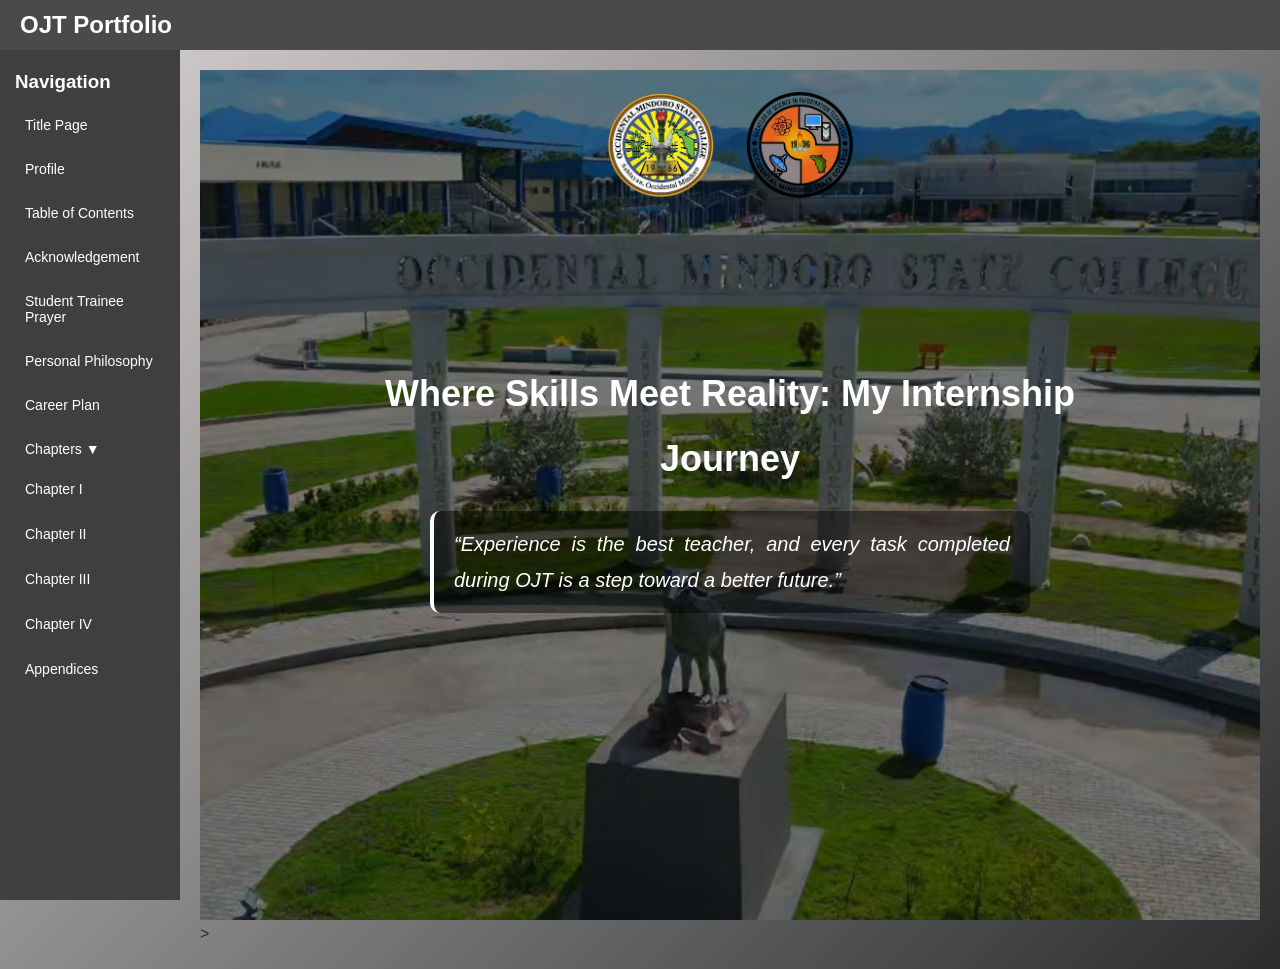
<file: e portfolio/index.html>
<!DOCTYPE html>
<html lang="en">
<head>
<meta charset="UTF-8">
<meta name="viewport" content="width=device-width, initial-scale=1.0">
<title>OJT Portfolio</title>
<link rel="stylesheet" href="style.css">
</head>
<body>

<!-- NAVBAR -->
<nav class="navbar">
    <h2>OJT Portfolio</h2>
</nav>

<!-- SIDEBAR -->
<div class="side-nav">

    <h3>Navigation</h3>

    <button onclick="showSection('title')">Title Page</button>
    <button onclick="showSection('profile')">Profile</button>
    <button onclick="showSection('toc')">Table of Contents</button>
    <button onclick="showSection('acknowledgement')">Acknowledgement</button>
    <button onclick="showSection('prayer')">Student Trainee Prayer</button>
    <button onclick="showSection('philosophy')">Personal Philosophy</button>
    <button onclick="showSection('career')">Career Plan</button>

    <div class="dropdown">
        <button class="dropbtn">Chapters ▼</button>

       <div class="dropdown-content">

        <a href="chapter1.html" class="chapter-btn">Chapter I</a>
        <a href="chapter2.html" class="chapter-btn">Chapter II</a>
        <a href="chapter3.html" class="chapter-btn">Chapter III</a>
        <a href="chapter4.html" class="chapter-btn">Chapter IV</a>
        <a href="Appendices.html" class="chapter-btn">Appendices</a>

        </div>
    </div>

</div>

<!-- MAIN CONTENT -->
<div class="main-content">

<!-- TITLE -->
<section id="title" class="page active">
<div class="header">

<div class="logo-container">
    <img src="omsc.png" class="logo">
    <img src="bsit.png" class="logo">
</div>

<div class="header-content">
    <h1>Where Skills Meet Reality: My Internship Journey</h1>
    <p class="quote">
        “Experience is the best teacher, and every task completed during OJT is a step toward a better future.”
    </p>
</div>

</div>
</section>

<!-- PROFILE -->
<section id="profile" class="page card profile">

<img src="profile.jpg">

<div>
    <h2>Student Profile</h2>
    <p><strong>Name:</strong> Carl John A. Reyes</p>
    <p><strong>School ID:</strong> MA22-IT-02753</p>
    <p><strong>Course:</strong> BSIT</p>
    <p><strong>Internship Month:</strong> January to April 2026</p>
    <p><strong>Year & Section:</strong> 4E BSIT</p>
</div>

</section>

<!-- TOC -->
<section id="toc" class="page card">
<h2 class="toc-title">Table of Contents</h2>

<div class="toc-container">
<div class="toc-box">Title Page</div>
<div class="toc-box">Profile</div>
<div class="toc-box">Table of Contents</div>
<div class="toc-box">Acknowledgement</div>
<div class="toc-box">Student Trainee Prayer</div>
<div class="toc-box">Personal Philosophy</div>
<div class="toc-box">Career Plan</div>

<div class="toc-box highlight"><h3>Chapter I</h3><p>Introduction</p></div>
<div class="toc-box highlight"><h3>Chapter II</h3><p>Company Profile</p></div>
<div class="toc-box highlight"><h3>Chapter III</h3><p>Work Experiences</p></div>
<div class="toc-box highlight"><h3>Chapter IV</h3><p>Assessment</p></div>
<div class="toc-box highlight"><h3>Appendices</h3><p>Documents</p></div>
</div>
</section>

<!-- ACKNOWLEDGEMENT -->
<section id="acknowledgement" class="page card">

<h2>Acknowledgement</h2>

<p>
First and foremost, I would like to thank the Almighty God for giving me strength, guidance, and wisdom throughout my On-the-Job Training (OJT) journey.
</p>

<p>
I would like to express my sincere gratitude to <strong>Dr. Khris Usita</strong> for his guidance, support, and valuable knowledge that contributed to my learning experience.
</p>

<p>
I am also thankful to <strong>Marites Escultor</strong> for her encouragement, patience, and continuous support during my internship.
</p>

<p>
My heartfelt appreciation goes to <strong>Ariel Manuel</strong> for his supervision, assistance, and for helping me develop my technical skills.
</p>

<p>
I would like to thank <strong>Rhenz Rafael</strong> for sharing his knowledge and providing guidance that helped me improve in my tasks.
</p>

<p>
I also extend my gratitude to <strong>Rommel Bacuel</strong> for his support and for being part of my learning journey during my OJT.
</p>

<p>
I would also like to thank Occidental Mindoro State College – San Jose Campus for giving me the opportunity to gain real-world experience in a professional environment.
</p>

<p>
Lastly, I am deeply grateful to my family and friends for their unwavering support, motivation, and encouragement throughout my OJT journey.
</p>

</section>
<!-- PRAYER -->
<section id="prayer" class="page card">

<h2>Student Trainee Prayer</h2>

<p>
Heavenly Father, I humbly come before You as I begin and continue my On-the-Job Training journey.
</p>

<p>
Thank You for the opportunity to learn, grow, and experience the real world beyond the classroom. Guide me in every task that I perform, and help me carry out my responsibilities with honesty, discipline, and dedication.
</p>

<p>
Grant me wisdom to understand the things I need to learn, patience in facing challenges, and strength whenever I feel tired or discouraged. Help me to stay focused, motivated, and committed to improving myself each day.
</p>

<p>
Teach me to respect my supervisors, instructors, and co-workers, and to work harmoniously with others. May I always show humility, kindness, and professionalism in all my actions.
</p>

<p>
Help me overcome my fears and doubts, and give me the courage to step out of my comfort zone. Let every mistake be a lesson, and every success be a reminder of Your guidance.
</p>

<p>
May this training not only improve my skills but also shape my character as a responsible and hardworking individual. Prepare me for the future career that You have planned for me.
</p>

<p>
Thank You for Your continuous blessings, protection, and love. I offer all my efforts and achievements to You.
</p>

<p>
Amen.
</p>

</section>>

<!-- PHILOSOPHY -->
<section id="philosophy" class="page card">

<h2>Personal Philosophy</h2>

<p><strong>Growth through Learning and Purpose</strong></p>

<p>
I believe that success is achieved through continuous learning, discipline, and perseverance. Life is a constant process of growth, and every experience—whether success or failure—serves as an opportunity to learn and improve.
</p>

<p>
I see challenges not as obstacles, but as opportunities to become stronger, wiser, and more capable. Each difficulty faced helps build resilience and prepares me for greater responsibilities in the future.
</p>

<p>
I also believe that success becomes more meaningful when it is shared with others, especially with family and the community. Achievements are not only personal victories but also a way to inspire and contribute to the people around me.
</p>

<p>
As I continue my journey, I strive to live with honesty, humility, patience, and respect. These values guide my actions and decisions, helping me become not only a skilled professional but also a responsible and principled individual.
</p>

</section>
<!-- CAREER -->
<section id="career" class="page card">

<h2>Career Plan</h2>

<p><strong>Immediate Goals</strong></p>
<p>
After graduation, I plan to secure a stable IT-related position where I can apply the knowledge and skills I have gained during my academic years and internship. I aim to gain real-world experience and further develop my technical and professional abilities.
</p>

<p><strong>Skill Development</strong></p>
<p>
I am committed to continuously improving my skills in programming, web development, database management, and troubleshooting. I also plan to explore new technologies and stay updated with industry trends to remain competitive in the field of Information Technology.
</p>

<p><strong>Long-Term Vision</strong></p>
<p>
My long-term goal is to become a professional Web Developer or Application Developer who can create efficient, user-friendly, and innovative systems that contribute to business and community development.
</p>

<p><strong>Commitment</strong></p>
<p>
I am willing to start from entry-level positions, work hard, and continuously learn and grow. I believe that dedication, perseverance, and a positive mindset will help me achieve my career goals and become a successful IT professional in the future.
</p>

</section>
<!-- EMPTY CHAPTERS -->
<section id="chapter2" class="page card"><h2>Chapter II: Company Profile</h2></section>
<section id="chapter3" class="page card"><h2>Chapter III: Work Experiences</h2></section>
<section id="chapter4" class="page card"><h2>Chapter IV: Assessment</h2></section>
<section id="Appendices" class="page card"><h2>Supporting Documents</h2></section>

</div>

<!-- FIXED SCRIPT -->
<script>
function showSection(id){

    let pages = document.querySelectorAll('.page');

    pages.forEach(p=>{
        p.classList.remove('active');
        p.style.display = "none";
    });

    let activePage = document.getElementById(id);

    if(activePage){
        activePage.classList.add('active');
        activePage.style.display = "block";
    }else{
        document.getElementById('title').style.display = "block";
    }

    window.scrollTo(0,0);
}

document.addEventListener("DOMContentLoaded",function(){

    let pages = document.querySelectorAll('.page');

    pages.forEach(p=>p.style.display="none");

    let defaultPage = document.querySelector('.page.active');

    if(defaultPage){
        defaultPage.style.display="block";
    }
});
</script>

</body>
</html>
</file>
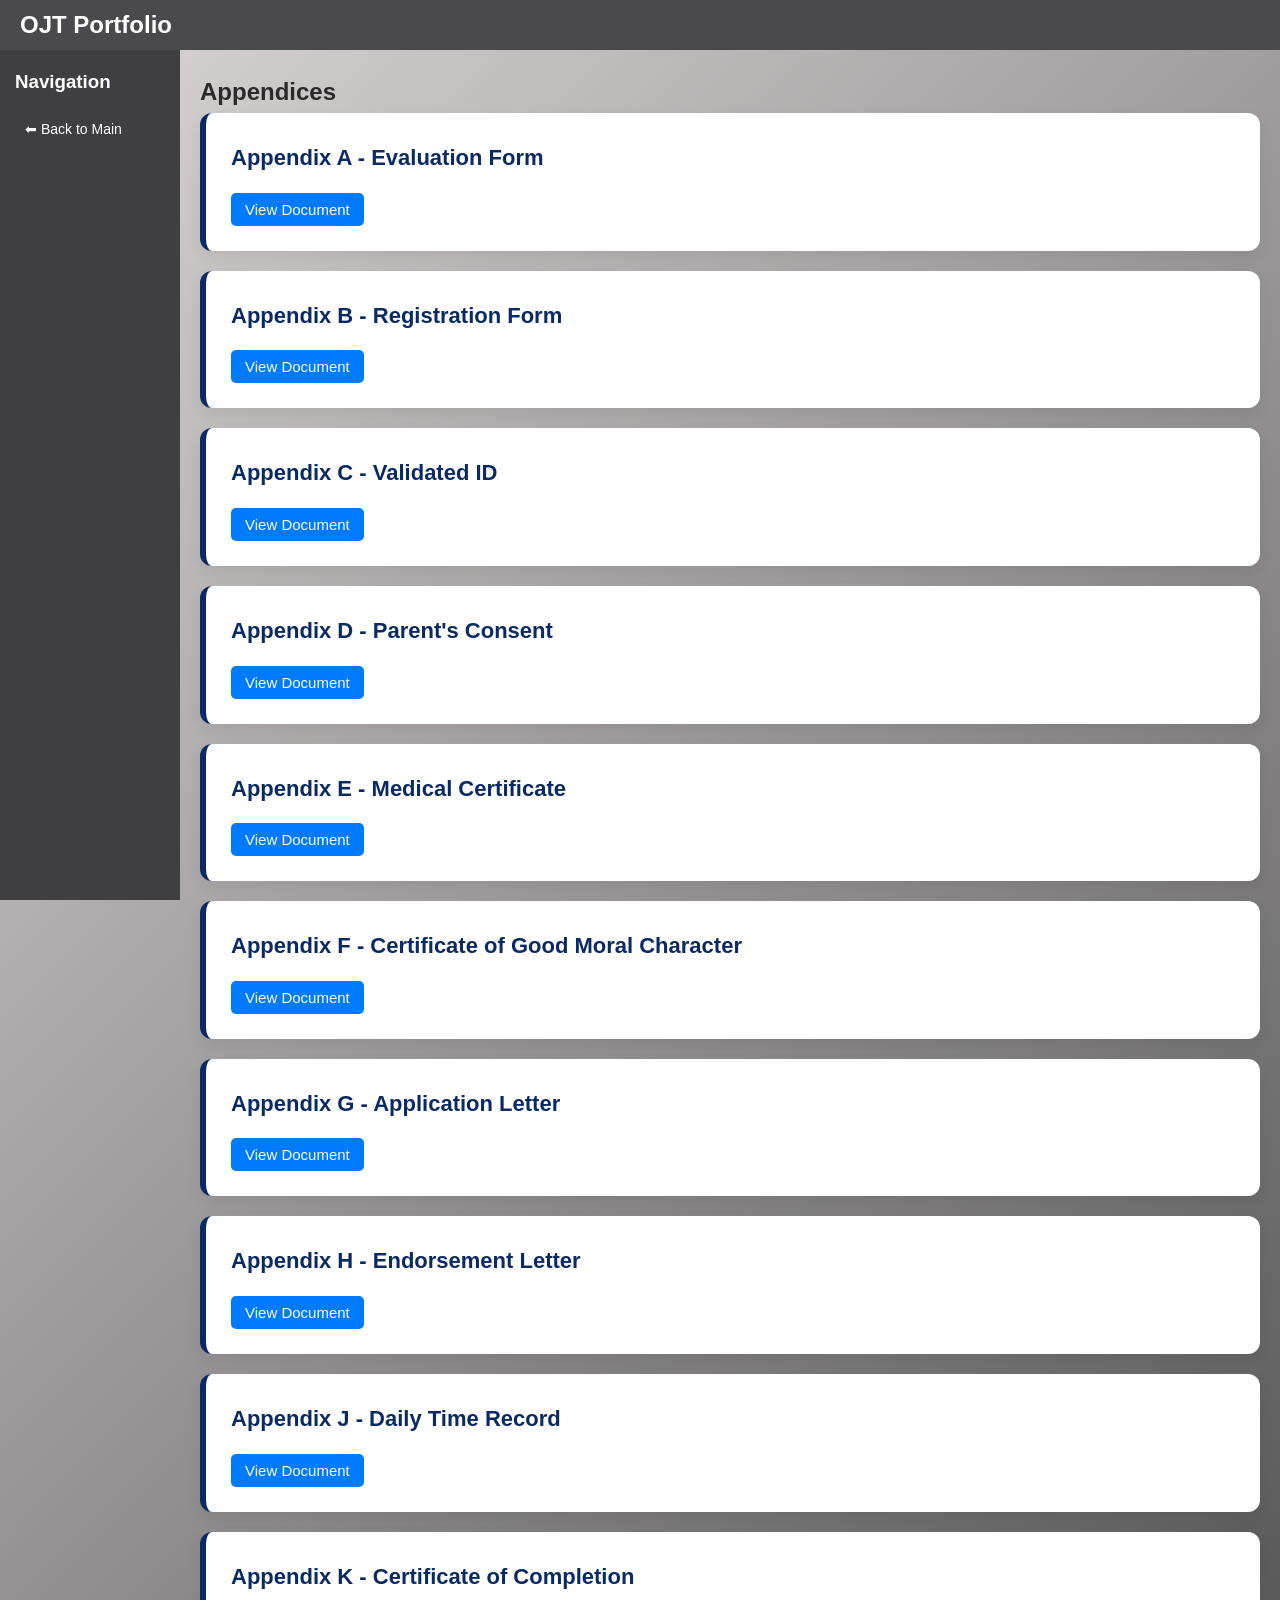
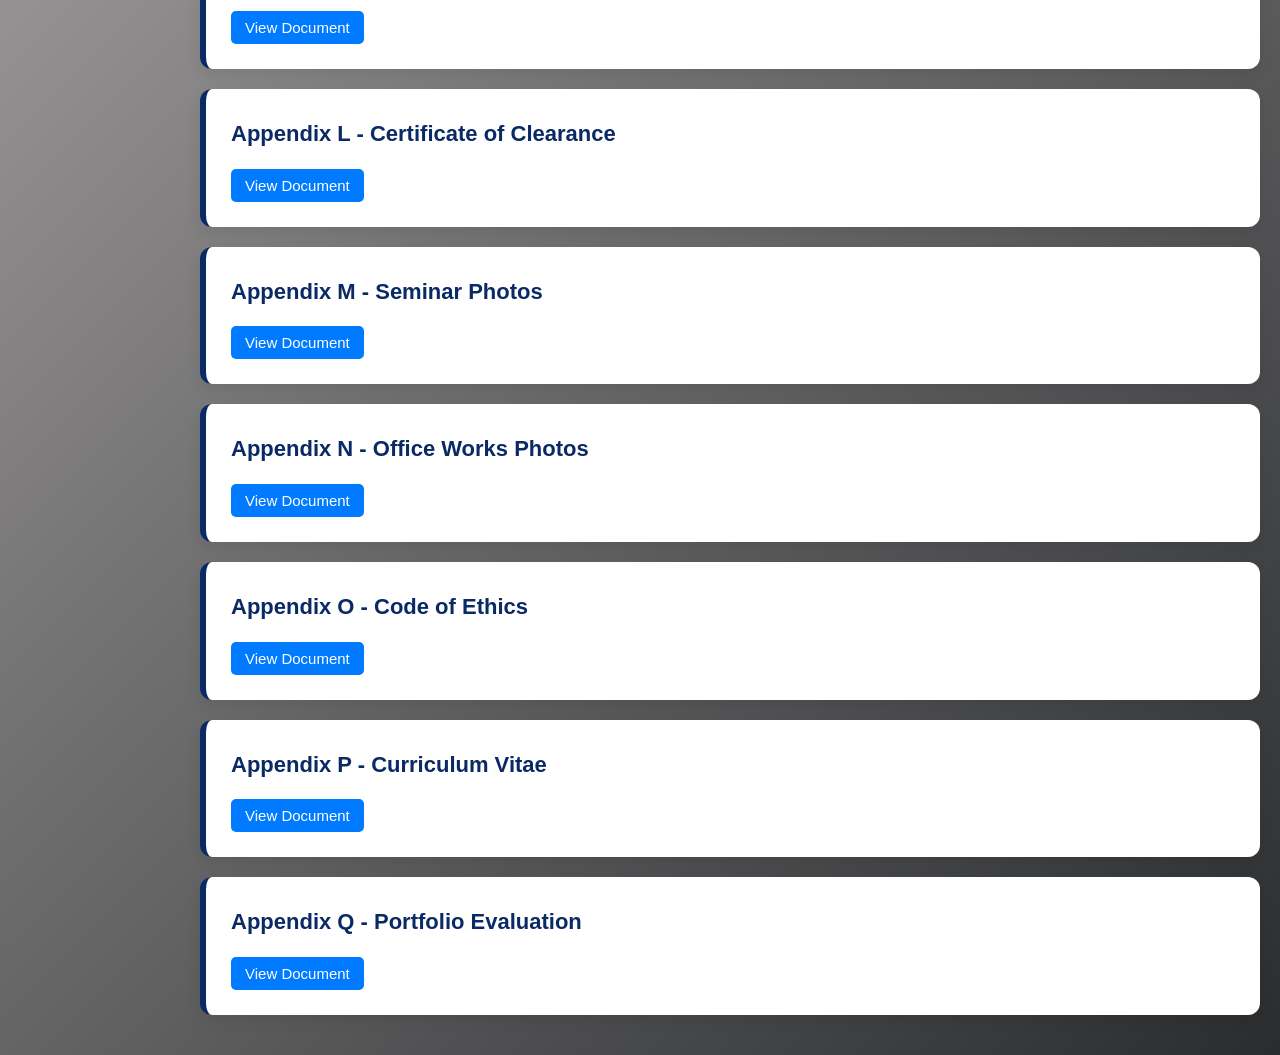
<file: e portfolio/Appendices.html>
<!DOCTYPE html>
<html lang="en">
<head>
<meta charset="UTF-8">
<meta name="viewport" content="width=device-width, initial-scale=1.0">
<title>Appendices</title>
<link rel="stylesheet" href="style.css">

<style>
/* BUTTON */
.view-btn {
    padding: 8px 14px;
    background: #007bff;
    color: white;
    border: none;
    border-radius: 5px;
    cursor: pointer;
    margin-top: 5px;
}

.view-btn:hover {
    background: #0056b3;
}

/* MODAL */
.modal {
    display: none;
    position: fixed;
    z-index: 999;
    left: 0;
    top: 0;
    width: 100%;
    height: 100%;
    background: rgba(0,0,0,0.85);
    justify-content: center;
    align-items: center;
}

/* IMAGE */
.modal-content {
    max-width: 80%;
    max-height: 80vh;
    border-radius: 8px;
}

/* EXIT BUTTON */
.close-btn {
    position: absolute;
    top: 40px;
    right: 25px;
    font-size: 30px;
    color: white;
    cursor: pointer;
}

/* NAV BUTTONS */
.nav-btn {
    position: absolute;
    top: 50%;
    transform: translateY(-50%);
    background: rgba(255,255,255,0.2);
    border: none;
    color: white;
    font-size: 30px;
    padding: 10px;
    cursor: pointer;
    border-radius: 5px;
}

.nav-btn:hover {
    background: rgba(255,255,255,0.4);
}

.left { left: 20px; }
.right { right: 20px; }

</style>

</head>
<body>

<nav class="navbar">
    <h2>OJT Portfolio</h2>
</nav>

<div class="side-nav">
    <h3>Navigation</h3>
    <a href="index.html" class="chapter-btn">⬅ Back to Main</a>
</div>

<div class="main-content">

<section>

<h2>Appendices</h2>

<!-- A -->
<div class="chapter-box">
    <h3>Appendix A - Evaluation Form</h3>
    <button class="view-btn" onclick="openModal('modalA', 0)">View Document</button>
</div>
<div id="modalA" class="modal">
    <span class="close-btn" onclick="closeModal('modalA')">✖</span>
    <button class="nav-btn left" onclick="changeImage('modalA', -1)">❮</button>
    <img id="modalA-img" class="modal-content">
    <button class="nav-btn right" onclick="changeImage('modalA', 1)">❯</button>
</div>

<!-- B -->
<div class="chapter-box">
    <h3>Appendix B - Registration Form</h3>
    <button class="view-btn" onclick="openModal('modalB', 0)">View Document</button>
</div>
<div id="modalB" class="modal">
    <span class="close-btn" onclick="closeModal('modalB')">✖</span>
    <button class="nav-btn left" onclick="changeImage('modalB', -1)">❮</button>
    <img id="modalB-img" class="modal-content">
    <button class="nav-btn right" onclick="changeImage('modalB', 1)">❯</button>
</div>

<!-- C -->
<div class="chapter-box">
    <h3>Appendix C - Validated ID</h3>
    <button class="view-btn" onclick="openModal('modalC', 0)">View Document</button>
</div>
<div id="modalC" class="modal">
    <span class="close-btn" onclick="closeModal('modalC')">✖</span>
    <button class="nav-btn left" onclick="changeImage('modalC', -1)">❮</button>
    <img id="modalC-img" class="modal-content">
    <button class="nav-btn right" onclick="changeImage('modalC', 1)">❯</button>
</div>

<!-- D -->
<div class="chapter-box">
    <h3>Appendix D - Parent's Consent</h3>
    <button class="view-btn" onclick="openModal('modalD', 0)">View Document</button>
</div>
<div id="modalD" class="modal">
    <span class="close-btn" onclick="closeModal('modalD')">✖</span>
    <button class="nav-btn left" onclick="changeImage('modalD', -1)">❮</button>
    <img id="modalD-img" class="modal-content">
    <button class="nav-btn right" onclick="changeImage('modalD', 1)">❯</button>
</div>

<!-- E -->
<div class="chapter-box">
    <h3>Appendix E - Medical Certificate</h3>
    <button class="view-btn" onclick="openModal('modalE', 0)">View Document</button>
</div>
<div id="modalE" class="modal">
    <span class="close-btn" onclick="closeModal('modalE')">✖</span>
    <button class="nav-btn left" onclick="changeImage('modalE', -1)">❮</button>
    <img id="modalE-img" class="modal-content">
    <button class="nav-btn right" onclick="changeImage('modalE', 1)">❯</button>
</div>

<!-- F -->
<div class="chapter-box">
    <h3>Appendix F - Certificate of Good Moral Character</h3>
    <button class="view-btn" onclick="openModal('modalF', 0)">View Document</button>
</div>
<div id="modalF" class="modal">
    <span class="close-btn" onclick="closeModal('modalF')">✖</span>
    <button class="nav-btn left" onclick="changeImage('modalF', -1)">❮</button>
    <img id="modalF-img" class="modal-content">
    <button class="nav-btn right" onclick="changeImage('modalF', 1)">❯</button>
</div>

<!-- G -->
<div class="chapter-box">
    <h3>Appendix G - Application Letter</h3>
    <button class="view-btn" onclick="openModal('modalG', 0)">View Document</button>
</div>
<div id="modalG" class="modal">
    <span class="close-btn" onclick="closeModal('modalG')">✖</span>
    <button class="nav-btn left" onclick="changeImage('modalG', -1)">❮</button>
    <img id="modalG-img" class="modal-content">
    <button class="nav-btn right" onclick="changeImage('modalG', 1)">❯</button>
</div>

<!-- H -->
<div class="chapter-box">
    <h3>Appendix H - Endorsement Letter</h3>
    <button class="view-btn" onclick="openModal('modalH', 0)">View Document</button>
</div>
<div id="modalH" class="modal">
    <span class="close-btn" onclick="closeModal('modalH')">✖</span>
    <button class="nav-btn left" onclick="changeImage('modalH', -1)">❮</button>
    <img id="modalH-img" class="modal-content">
    <button class="nav-btn right" onclick="changeImage('modalH', 1)">❯</button>
</div>

<!-- J -->
<div class="chapter-box">
    <h3>Appendix J - Daily Time Record</h3>
    <button class="view-btn" onclick="openModal('modalJ', 0)">View Document</button>
</div>
<div id="modalJ" class="modal">
    <span class="close-btn" onclick="closeModal('modalJ')">✖</span>
    <button class="nav-btn left" onclick="changeImage('modalJ', -1)">❮</button>
    <img id="modalJ-img" class="modal-content">
    <button class="nav-btn right" onclick="changeImage('modalJ', 1)">❯</button>
</div>

<!-- K -->
<div class="chapter-box">
    <h3>Appendix K - Certificate of Completion</h3>
    <button class="view-btn" onclick="openModal('modalK', 0)">View Document</button>
</div>
<div id="modalK" class="modal">
    <span class="close-btn" onclick="closeModal('modalK')">✖</span>
    <button class="nav-btn left" onclick="changeImage('modalK', -1)">❮</button>
    <img id="modalK-img" class="modal-content">
    <button class="nav-btn right" onclick="changeImage('modalK', 1)">❯</button>
</div>

<!-- L -->
<div class="chapter-box">
    <h3>Appendix L - Certificate of Clearance</h3>
    <button class="view-btn" onclick="openModal('modalL', 0)">View Document</button>
</div>
<div id="modalL" class="modal">
    <span class="close-btn" onclick="closeModal('modalL')">✖</span>
    <button class="nav-btn left" onclick="changeImage('modalL', -1)">❮</button>
    <img id="modalL-img" class="modal-content">
    <button class="nav-btn right" onclick="changeImage('modalL', 1)">❯</button>
</div>

<!-- M -->
<div class="chapter-box">
    <h3>Appendix M - Seminar Photos</h3>
    <button class="view-btn" onclick="openModal('modalM', 0)">View Document</button>
</div>
<div id="modalM" class="modal">
    <span class="close-btn" onclick="closeModal('modalM')">✖</span>
    <button class="nav-btn left" onclick="changeImage('modalM', -1)">❮</button>
    <img id="modalM-img" class="modal-content">
    <button class="nav-btn right" onclick="changeImage('modalM', 1)">❯</button>
</div>

<!-- N -->
<div class="chapter-box">
    <h3>Appendix N - Office Works Photos</h3>
    <button class="view-btn" onclick="openModal('modalN', 0)">View Document</button>
</div>
<div id="modalN" class="modal">
    <span class="close-btn" onclick="closeModal('modalN')">✖</span>
    <button class="nav-btn left" onclick="changeImage('modalN', -1)">❮</button>
    <img id="modalN-img" class="modal-content">
    <button class="nav-btn right" onclick="changeImage('modalN', 1)">❯</button>
</div>

<!-- O -->
<div class="chapter-box">
    <h3>Appendix O - Code of Ethics</h3>
    <button class="view-btn" onclick="openModal('modalO', 0)">View Document</button>
</div>
<div id="modalO" class="modal">
    <span class="close-btn" onclick="closeModal('modalO')">✖</span>
    <button class="nav-btn left" onclick="changeImage('modalO', -1)">❮</button>
    <img id="modalO-img" class="modal-content">
    <button class="nav-btn right" onclick="changeImage('modalO', 1)">❯</button>
</div>

<!-- P -->
<div class="chapter-box">
    <h3>Appendix P - Curriculum Vitae</h3>
    <button class="view-btn" onclick="openModal('modalP', 0)">View Document</button>
</div>
<div id="modalP" class="modal">
    <span class="close-btn" onclick="closeModal('modalP')">✖</span>
    <button class="nav-btn left" onclick="changeImage('modalP', -1)">❮</button>
    <img id="modalP-img" class="modal-content">
    <button class="nav-btn right" onclick="changeImage('modalP', 1)">❯</button>
</div>

<!-- Q -->
<div class="chapter-box">
    <h3>Appendix Q - Portfolio Evaluation</h3>
    <button class="view-btn" onclick="openModal('modalQ', 0)">View Document</button>
</div>
<div id="modalQ" class="modal">
    <span class="close-btn" onclick="closeModal('modalQ')">✖</span>
    <button class="nav-btn left" onclick="changeImage('modalQ', -1)">❮</button>
    <img id="modalQ-img" class="modal-content">
    <button class="nav-btn right" onclick="changeImage('modalQ', 1)">❯</button>
</div>

</section>

</div>

<script>
let images = {
    modalA: ["evaluationform.jpg"],
    modalB: ["registrationform.jpg"],
    modalC: ["validated1.jpg", "validated2.jpg"],
    modalD: ["consent.jpg"],
    modalE: ["med1.jpg", "med2.jpg"],

    modalF: ["goodmoral.jpg"],
    modalG: ["applicationletter.jpg"],
    modalH: ["endorsment1.jpg","endorsment2.jpg"],
    modalJ: ["january.jpg", "february.jpg","march.jpg"],
    modalK: ["completion.jpg"],
    modalL: ["clearance.jpg"],
    modalM: ["seminar1.jpg", "seminar2.jpg"],
   modalN: [
        "office1.jpg","office2.jpg","office3.jpg","office4.jpg","office5.jpg",
        "office6.jpg","office7.jpg","office8.jpg","office9.jpg","office10.jpg",
        "office11.jpg","office12.jpg","office13.jpg","office14.jpg","office15.jpg",
        "office16.jpg","office17.jpg","office18.jpg","office19.jpg","office20.jpg"
    ],
    modalO: ["codeofethics.png"],
    modalP: ["cv1.jpg", "cv2.jpg"],
    modalQ: ["evaluation.jpg"]
};

let index = {};
Object.keys(images).forEach(key => index[key] = 0);

function openModal(id, i) {
    index[id] = i;
    document.getElementById(id).style.display = "flex";
    document.getElementById(id + "-img").src = images[id][i];
}

function closeModal(id) {
    document.getElementById(id).style.display = "none";
}

function changeImage(id, step) {
    index[id] += step;

    if (index[id] < 0) index[id] = images[id].length - 1;
    if (index[id] >= images[id].length) index[id] = 0;

    document.getElementById(id + "-img").src = images[id][index[id]];
}
</script>

</body>
</html>
</file>
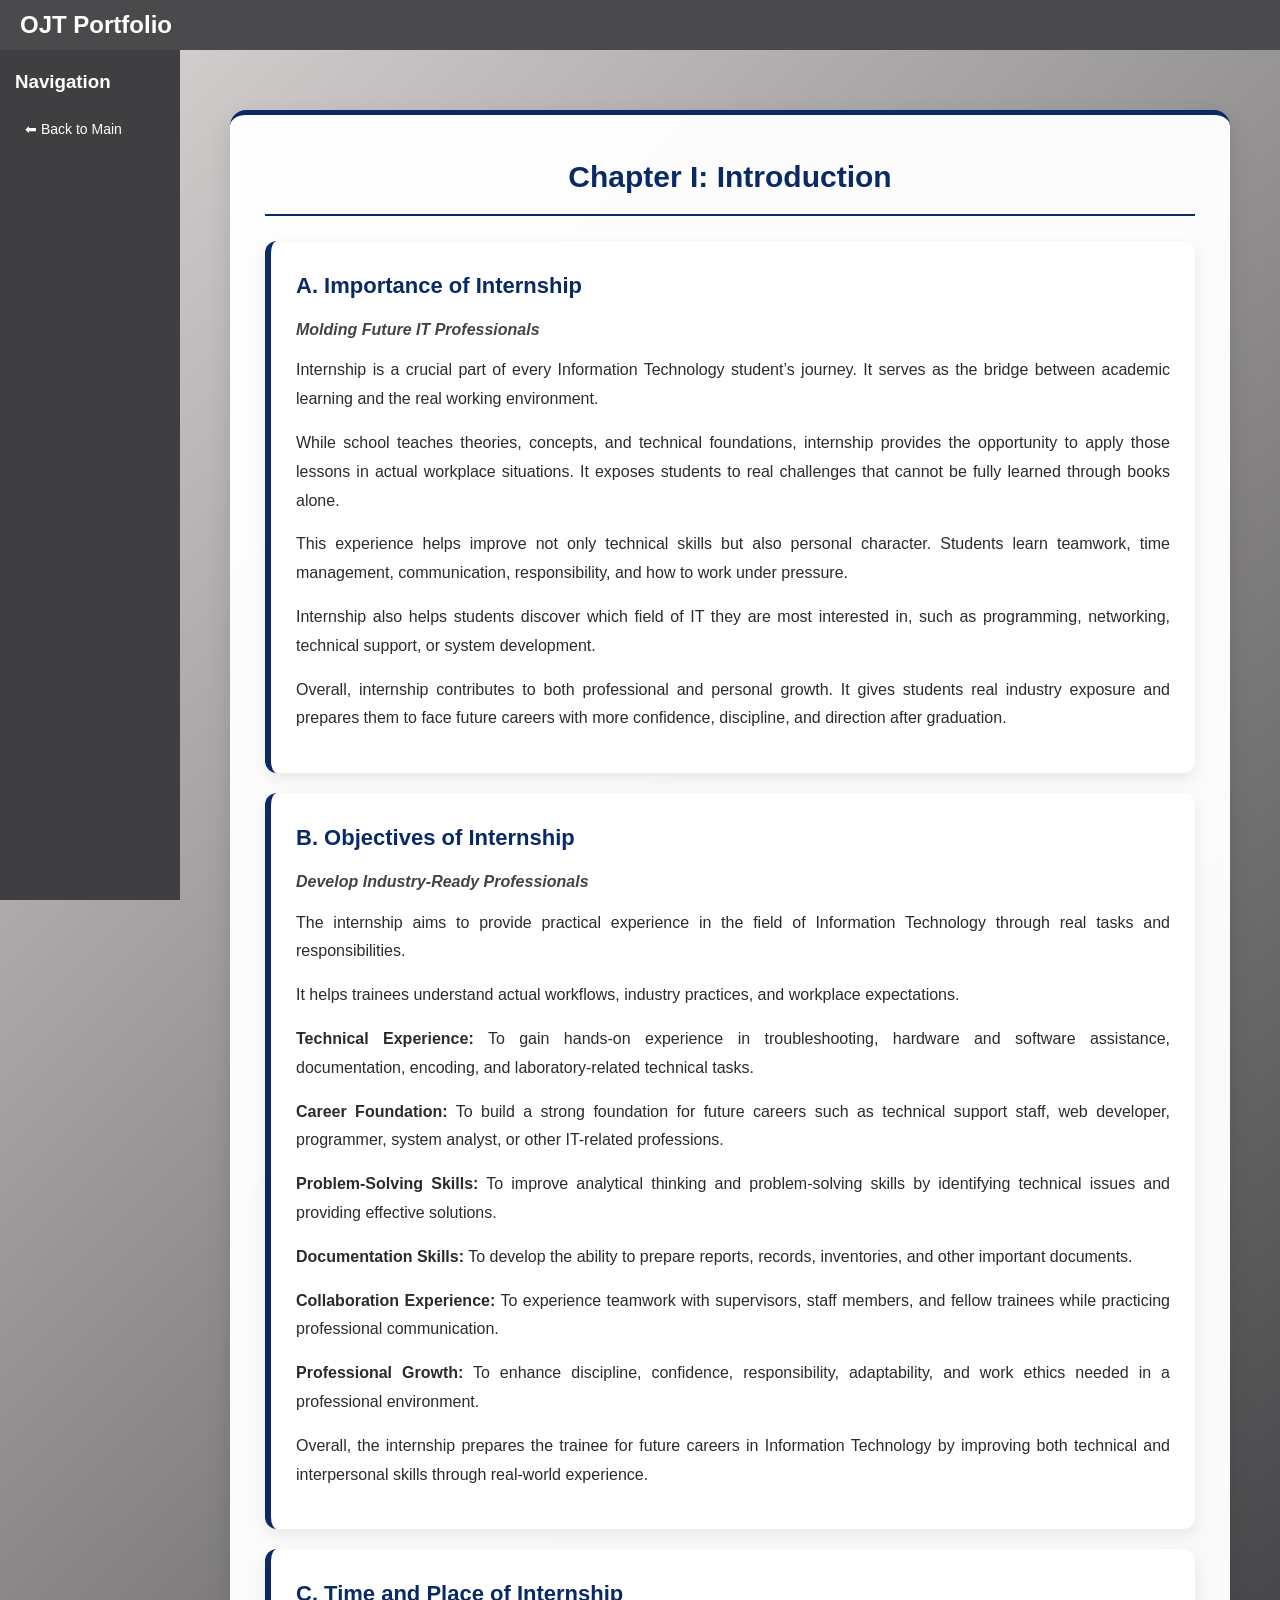
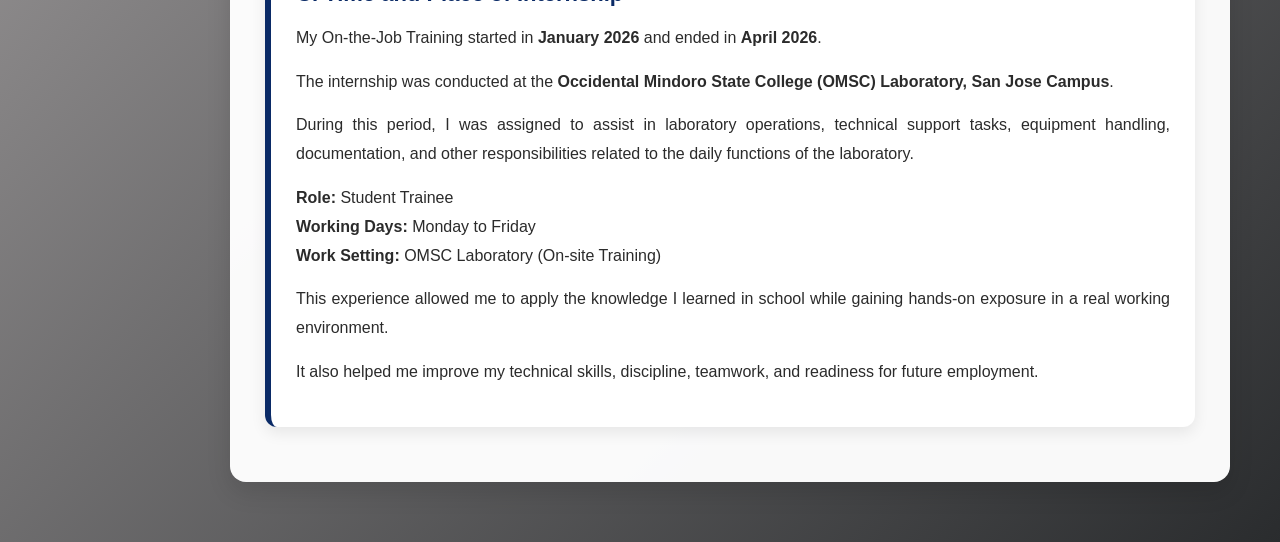
<file: e portfolio/chapter1.html>
<!DOCTYPE html>
<html lang="en">
<head>
<meta charset="UTF-8">
<meta name="viewport" content="width=device-width, initial-scale=1.0">
<title>Chapter I - Introduction</title>
<link rel="stylesheet" href="style.css">
</head>
<body>

<!-- NAVBAR -->
<nav class="navbar">
    <h2>OJT Portfolio</h2>
</nav>

<!-- SIDEBAR -->
<div class="side-nav">

    <h3>Navigation</h3>

    <!-- ONLY BACK BUTTON -->
    <a href="index.html" class="chapter-btn">⬅ Back to Main</a>

</div>

<!-- MAIN CONTENT -->
<div class="main-content">

<section id="chapter1" class="card">

<h2>Chapter I: Introduction</h2>

<div class="chapter-box">
    <h3>A. Importance of Internship</h3>
    <h4>Molding Future IT Professionals</h4>

    <p>
        Internship is a crucial part of every Information Technology student’s journey. It serves as the bridge between academic learning and the real working environment.
    </p>

    <p>
        While school teaches theories, concepts, and technical foundations, internship provides the opportunity to apply those lessons in actual workplace situations. It exposes students to real challenges that cannot be fully learned through books alone.
    </p>

    <p>
        This experience helps improve not only technical skills but also personal character. Students learn teamwork, time management, communication, responsibility, and how to work under pressure.
    </p>

    <p>
        Internship also helps students discover which field of IT they are most interested in, such as programming, networking, technical support, or system development.
    </p>

    <p>
        Overall, internship contributes to both professional and personal growth. It gives students real industry exposure and prepares them to face future careers with more confidence, discipline, and direction after graduation.
    </p>
</div>

<div class="chapter-box">
    <h3>B. Objectives of Internship</h3>
    <h4>Develop Industry-Ready Professionals</h4>

    <p>
        The internship aims to provide practical experience in the field of Information Technology through real tasks and responsibilities.
    </p>

    <p>
        It helps trainees understand actual workflows, industry practices, and workplace expectations.
    </p>

    <p><strong>Technical Experience:</strong> To gain hands-on experience in troubleshooting, hardware and software assistance, documentation, encoding, and laboratory-related technical tasks.</p>

    <p><strong>Career Foundation:</strong> To build a strong foundation for future careers such as technical support staff, web developer, programmer, system analyst, or other IT-related professions.</p>

    <p><strong>Problem-Solving Skills:</strong> To improve analytical thinking and problem-solving skills by identifying technical issues and providing effective solutions.</p>

    <p><strong>Documentation Skills:</strong> To develop the ability to prepare reports, records, inventories, and other important documents.</p>

    <p><strong>Collaboration Experience:</strong> To experience teamwork with supervisors, staff members, and fellow trainees while practicing professional communication.</p>

    <p><strong>Professional Growth:</strong> To enhance discipline, confidence, responsibility, adaptability, and work ethics needed in a professional environment.</p>

    <p>
        Overall, the internship prepares the trainee for future careers in Information Technology by improving both technical and interpersonal skills through real-world experience.
    </p>
</div>

<div class="chapter-box">
    <h3>C. Time and Place of Internship</h3>

    <p>
        My On-the-Job Training started in <strong>January 2026</strong> and ended in <strong>April 2026</strong>.
    </p>

    <p>
        The internship was conducted at the <strong>Occidental Mindoro State College (OMSC) Laboratory, San Jose Campus</strong>.
    </p>

    <p>
        During this period, I was assigned to assist in laboratory operations, technical support tasks, equipment handling, documentation, and other responsibilities related to the daily functions of the laboratory.
    </p>

    <p>
        <strong>Role:</strong> Student Trainee<br>
        <strong>Working Days:</strong> Monday to Friday<br>
        <strong>Work Setting:</strong> OMSC Laboratory (On-site Training)
    </p>

    <p>
        This experience allowed me to apply the knowledge I learned in school while gaining hands-on exposure in a real working environment.
    </p>

    <p>
        It also helped me improve my technical skills, discipline, teamwork, and readiness for future employment.
    </p>
</div>

</section>

</div>

</body>
</html>
</file>
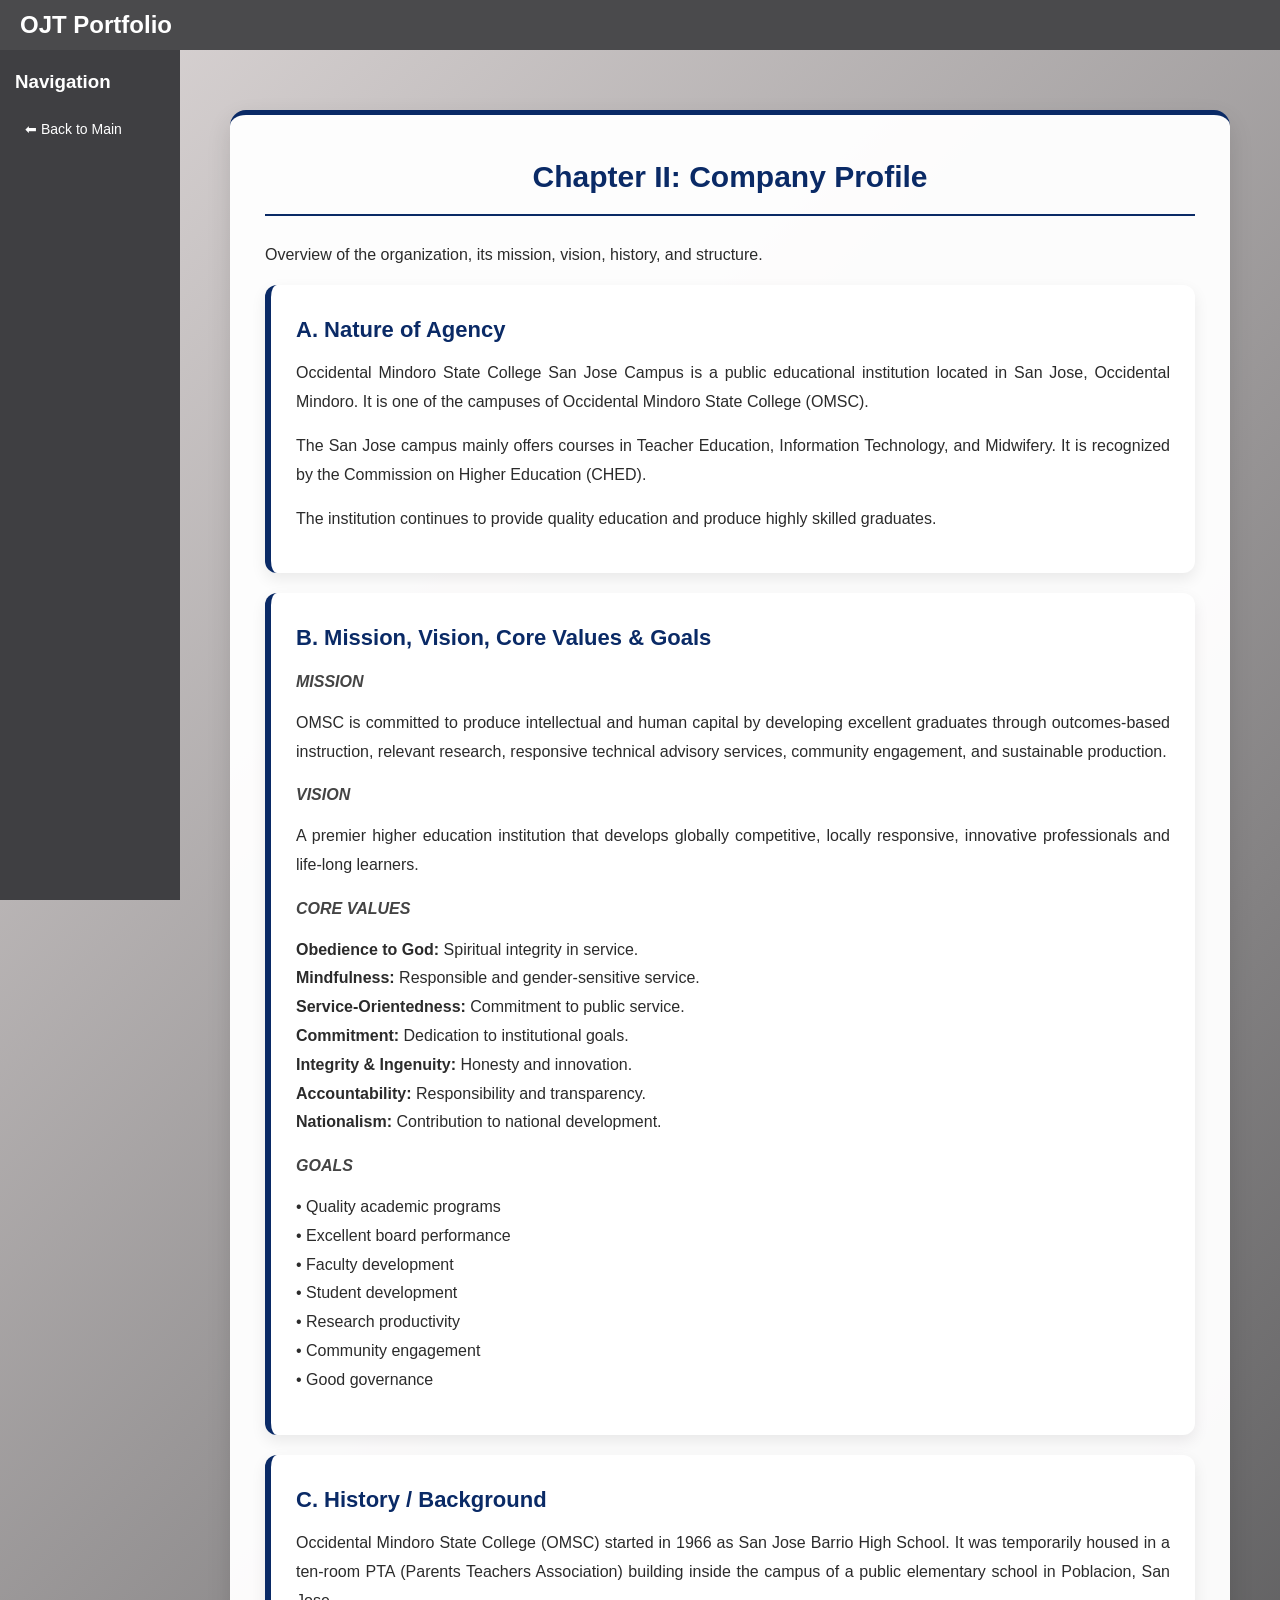
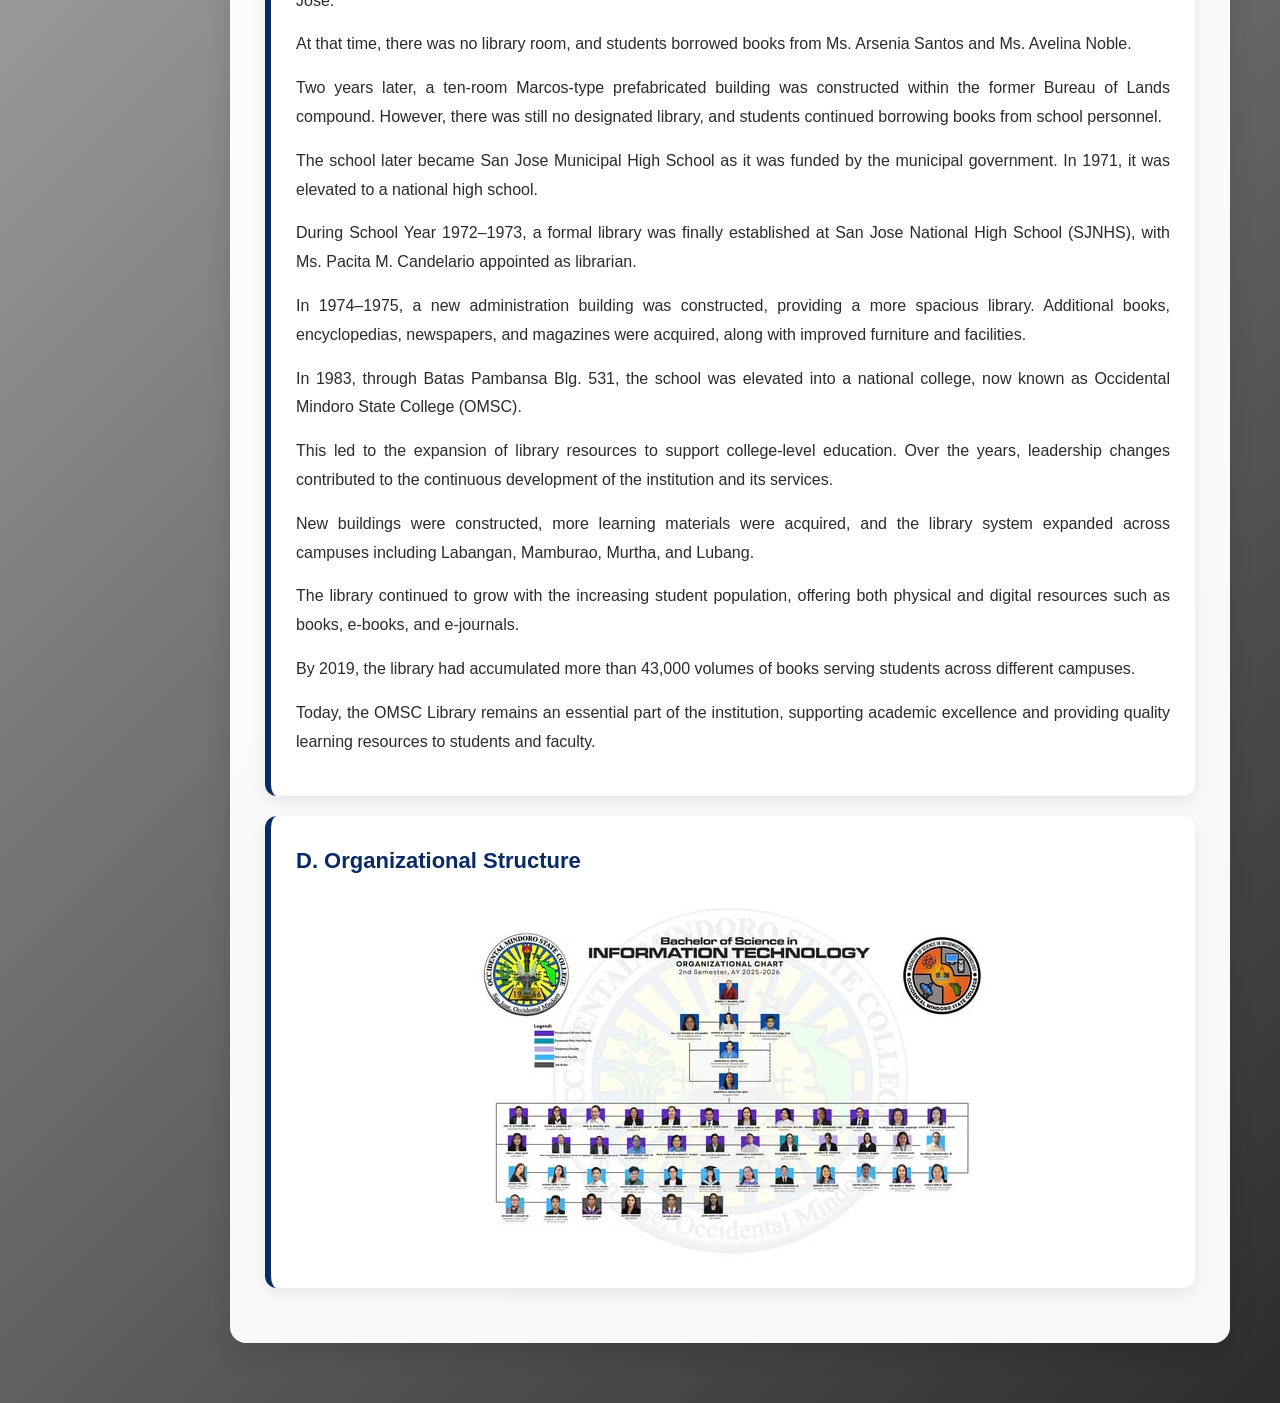
<file: e portfolio/chapter2.html>
<!DOCTYPE html>
<html lang="en">
<head>
<meta charset="UTF-8">
<meta name="viewport" content="width=device-width, initial-scale=1.0">
<title>Chapter II - Company Profile</title>
<link rel="stylesheet" href="style.css">
</head>

<body>

<!-- NAVBAR -->
<nav class="navbar">
    <h2>OJT Portfolio</h2>
</nav>

<!-- SIDEBAR -->
<div class="side-nav">

    <h3>Navigation</h3>

    <!-- BACK BUTTON ONLY -->
    <a href="index.html" class="chapter-btn">⬅ Back to Main</a>

</div>

<!-- MAIN CONTENT -->
<div class="main-content">

<section id="chapter2" class="card">

<h2>Chapter II: Company Profile</h2>

<p>
Overview of the organization, its mission, vision, history, and structure.
</p>

<!-- A -->
<div class="chapter-box">

<h3>A. Nature of Agency</h3>

<p>
Occidental Mindoro State College San Jose Campus is a public educational institution located in San Jose, Occidental Mindoro. It is one of the campuses of Occidental Mindoro State College (OMSC).
</p>

<p>
The San Jose campus mainly offers courses in Teacher Education, Information Technology, and Midwifery. It is recognized by the Commission on Higher Education (CHED).
</p>

<p>
The institution continues to provide quality education and produce highly skilled graduates.
</p>

</div>

<!-- B -->
<div class="chapter-box">

<h3>B. Mission, Vision, Core Values & Goals</h3>

<h4>MISSION</h4>
<p>
OMSC is committed to produce intellectual and human capital by developing excellent graduates through outcomes-based instruction, relevant research, responsive technical advisory services, community engagement, and sustainable production.
</p>

<h4>VISION</h4>
<p>
A premier higher education institution that develops globally competitive, locally responsive, innovative professionals and life-long learners.
</p>

<h4>CORE VALUES</h4>
<p>
<strong>Obedience to God:</strong> Spiritual integrity in service.<br>
<strong>Mindfulness:</strong> Responsible and gender-sensitive service.<br>
<strong>Service-Orientedness:</strong> Commitment to public service.<br>
<strong>Commitment:</strong> Dedication to institutional goals.<br>
<strong>Integrity & Ingenuity:</strong> Honesty and innovation.<br>
<strong>Accountability:</strong> Responsibility and transparency.<br>
<strong>Nationalism:</strong> Contribution to national development.
</p>

<h4>GOALS</h4>
<p>
• Quality academic programs<br>
• Excellent board performance<br>
• Faculty development<br>
• Student development<br>
• Research productivity<br>
• Community engagement<br>
• Good governance
</p>

</div>

<!-- C --><div class="chapter-box">

<h3>C. History / Background</h3>

<p>
Occidental Mindoro State College (OMSC) started in 1966 as San Jose Barrio High School. It was temporarily housed in a ten-room PTA (Parents Teachers Association) building inside the campus of a public elementary school in Poblacion, San Jose.
</p>

<p>
At that time, there was no library room, and students borrowed books from Ms. Arsenia Santos and Ms. Avelina Noble.
</p>

<p>
Two years later, a ten-room Marcos-type prefabricated building was constructed within the former Bureau of Lands compound. However, there was still no designated library, and students continued borrowing books from school personnel.
</p>

<p>
The school later became San Jose Municipal High School as it was funded by the municipal government. In 1971, it was elevated to a national high school.
</p>

<p>
During School Year 1972–1973, a formal library was finally established at San Jose National High School (SJNHS), with Ms. Pacita M. Candelario appointed as librarian.
</p>

<p>
In 1974–1975, a new administration building was constructed, providing a more spacious library. Additional books, encyclopedias, newspapers, and magazines were acquired, along with improved furniture and facilities.
</p>

<p>
In 1983, through Batas Pambansa Blg. 531, the school was elevated into a national college, now known as Occidental Mindoro State College (OMSC).
</p>

<p>
This led to the expansion of library resources to support college-level education. Over the years, leadership changes contributed to the continuous development of the institution and its services.
</p>

<p>
New buildings were constructed, more learning materials were acquired, and the library system expanded across campuses including Labangan, Mamburao, Murtha, and Lubang.
</p>

<p>
The library continued to grow with the increasing student population, offering both physical and digital resources such as books, e-books, and e-journals.
</p>

<p>
By 2019, the library had accumulated more than 43,000 volumes of books serving students across different campuses.
</p>

<p>
Today, the OMSC Library remains an essential part of the institution, supporting academic excellence and providing quality learning resources to students and faculty.
</p>

</div>

<!-- D -->
<div class="chapter-box">

<h3>D. Organizational Structure</h3>

<!-- IMAGE PLACEHOLDER -->
<div style="text-align:center;">

    <img src="faculty.jpg" alt="Organizational Structure">
         
</div>

</div>

</section>

</div>

</body>
</html>
</file>
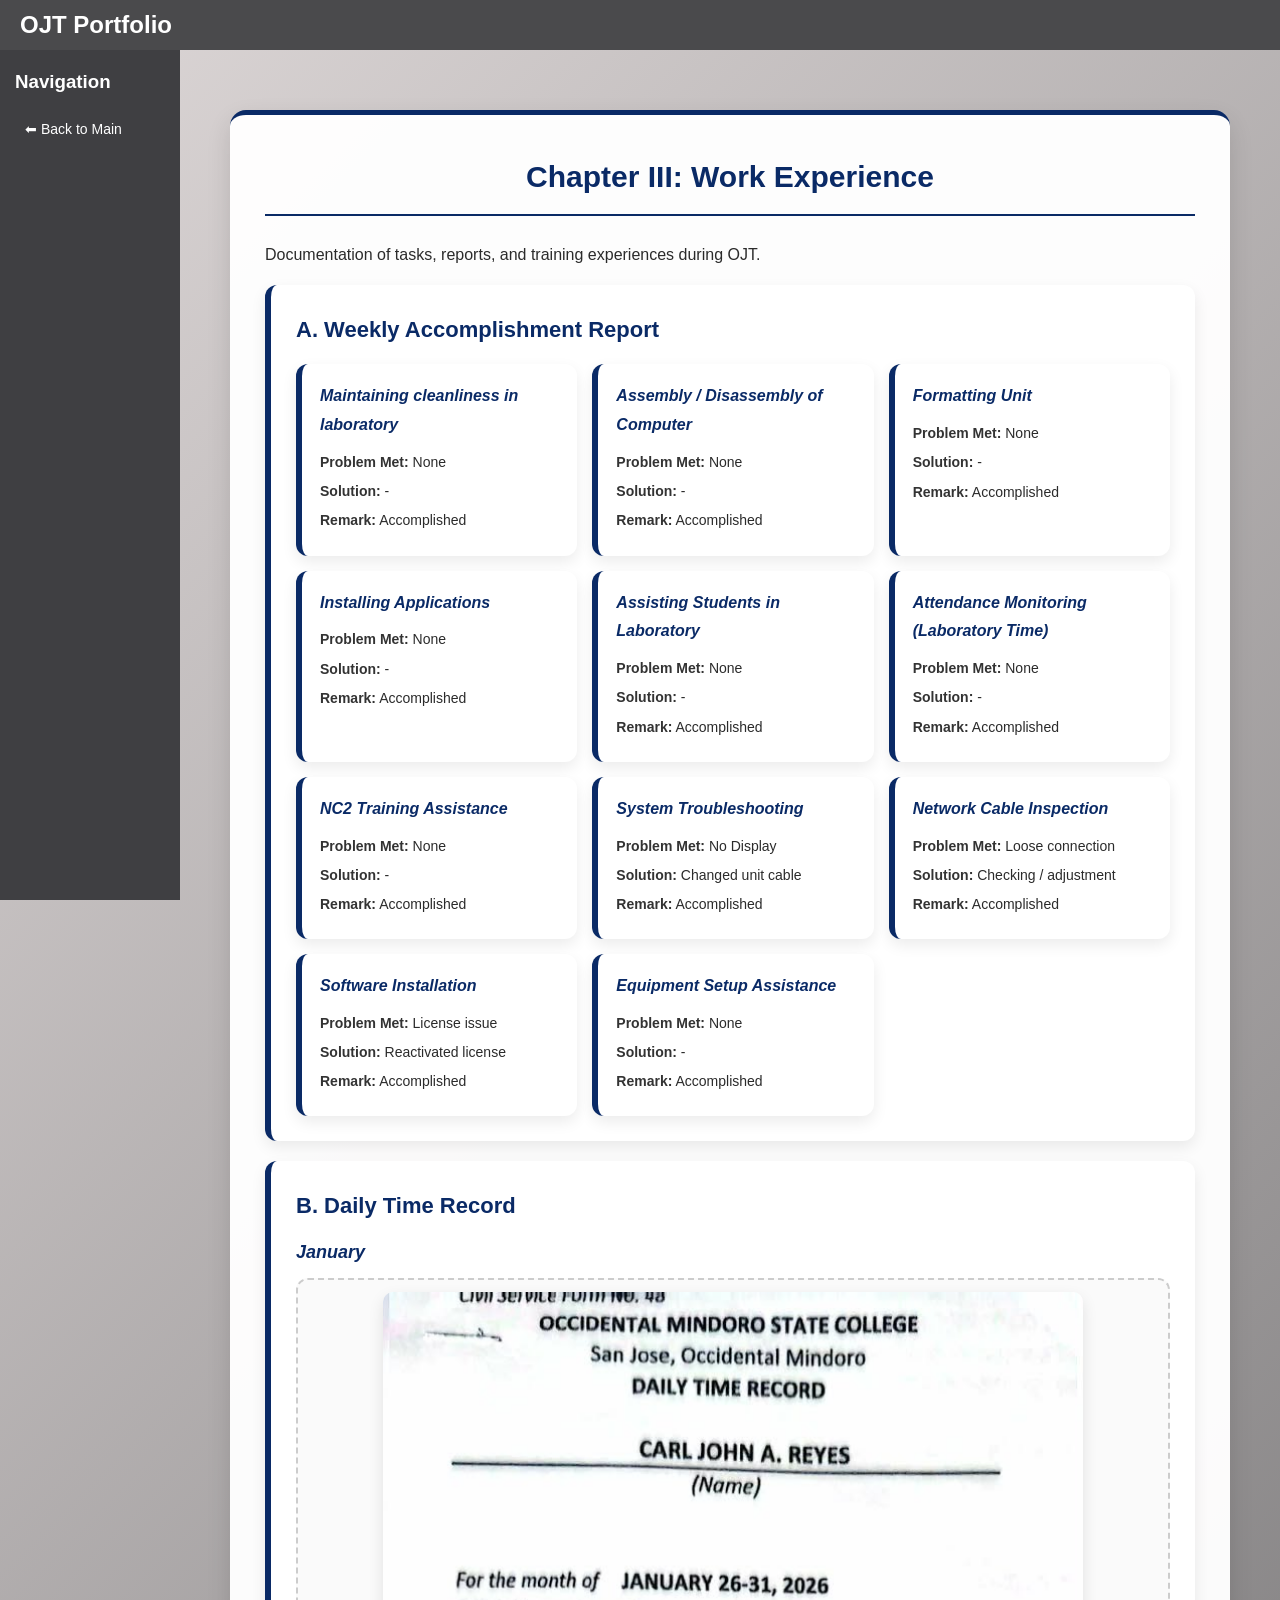
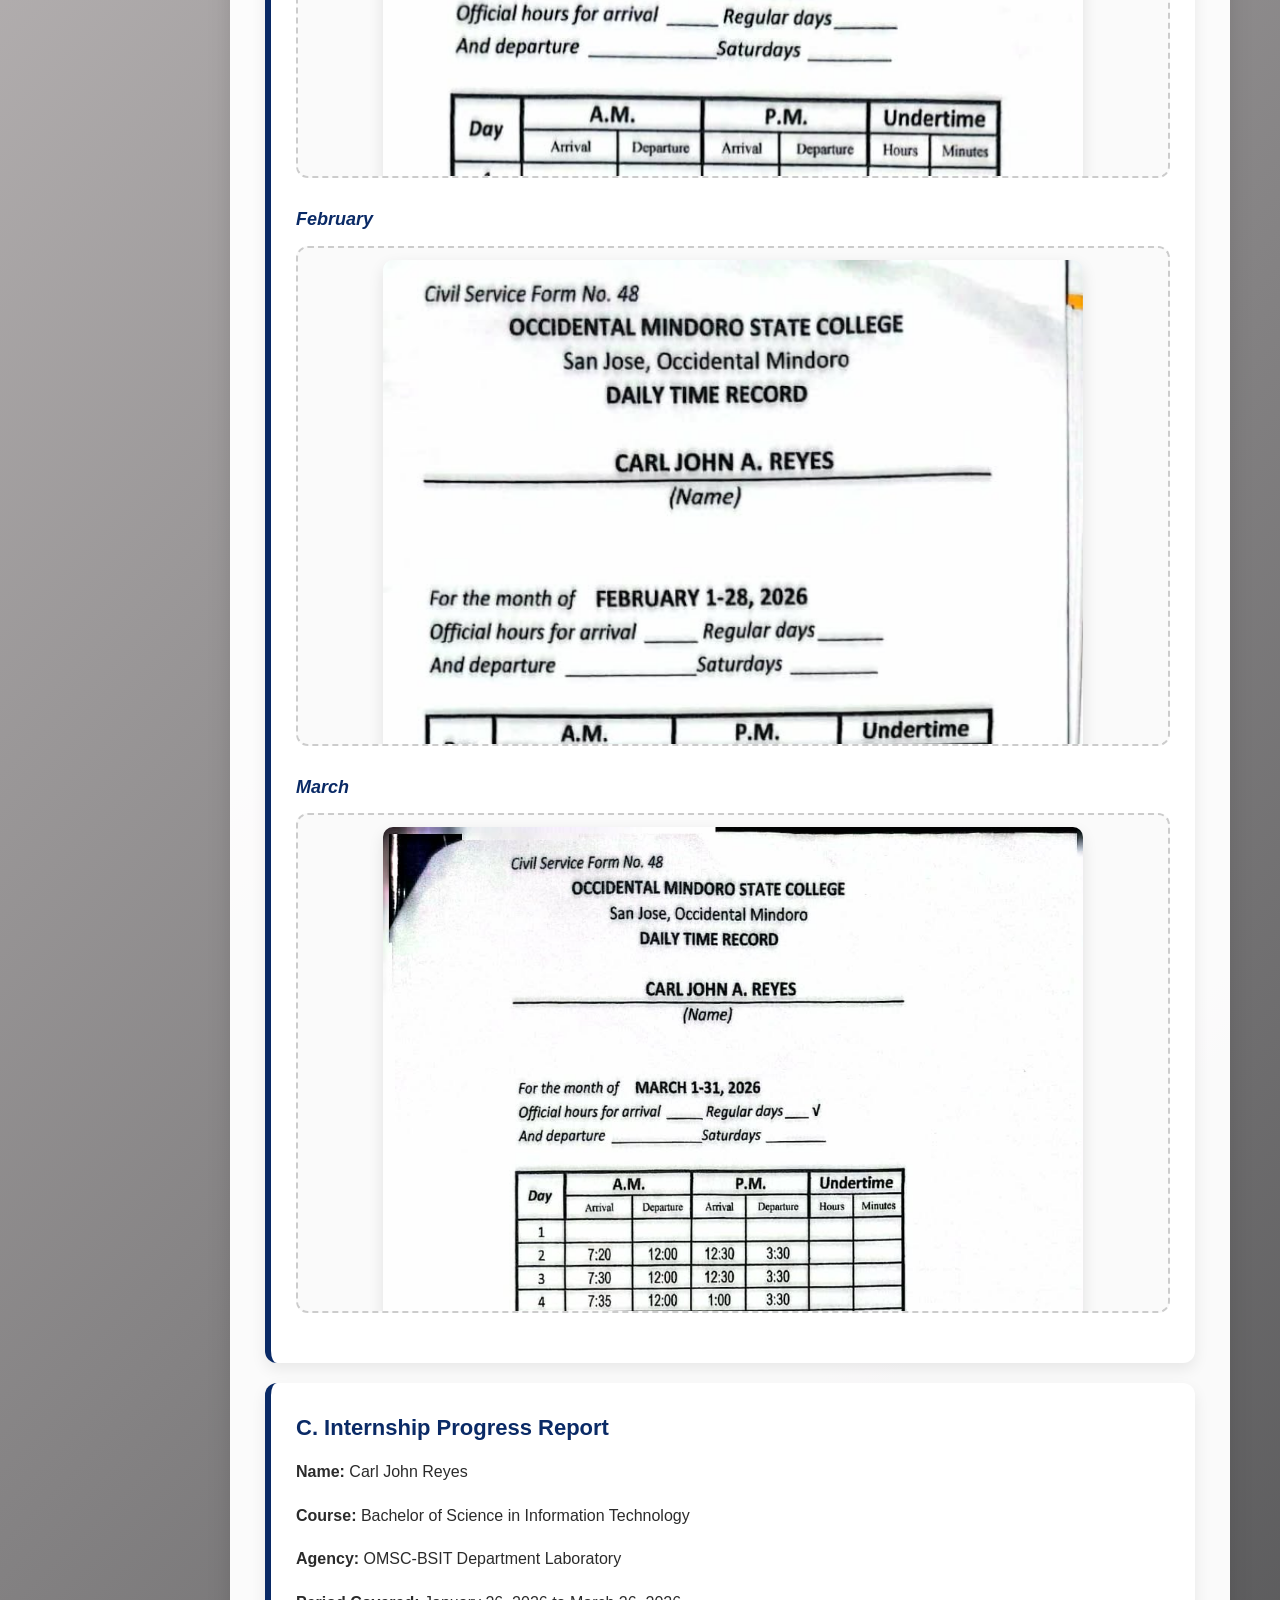
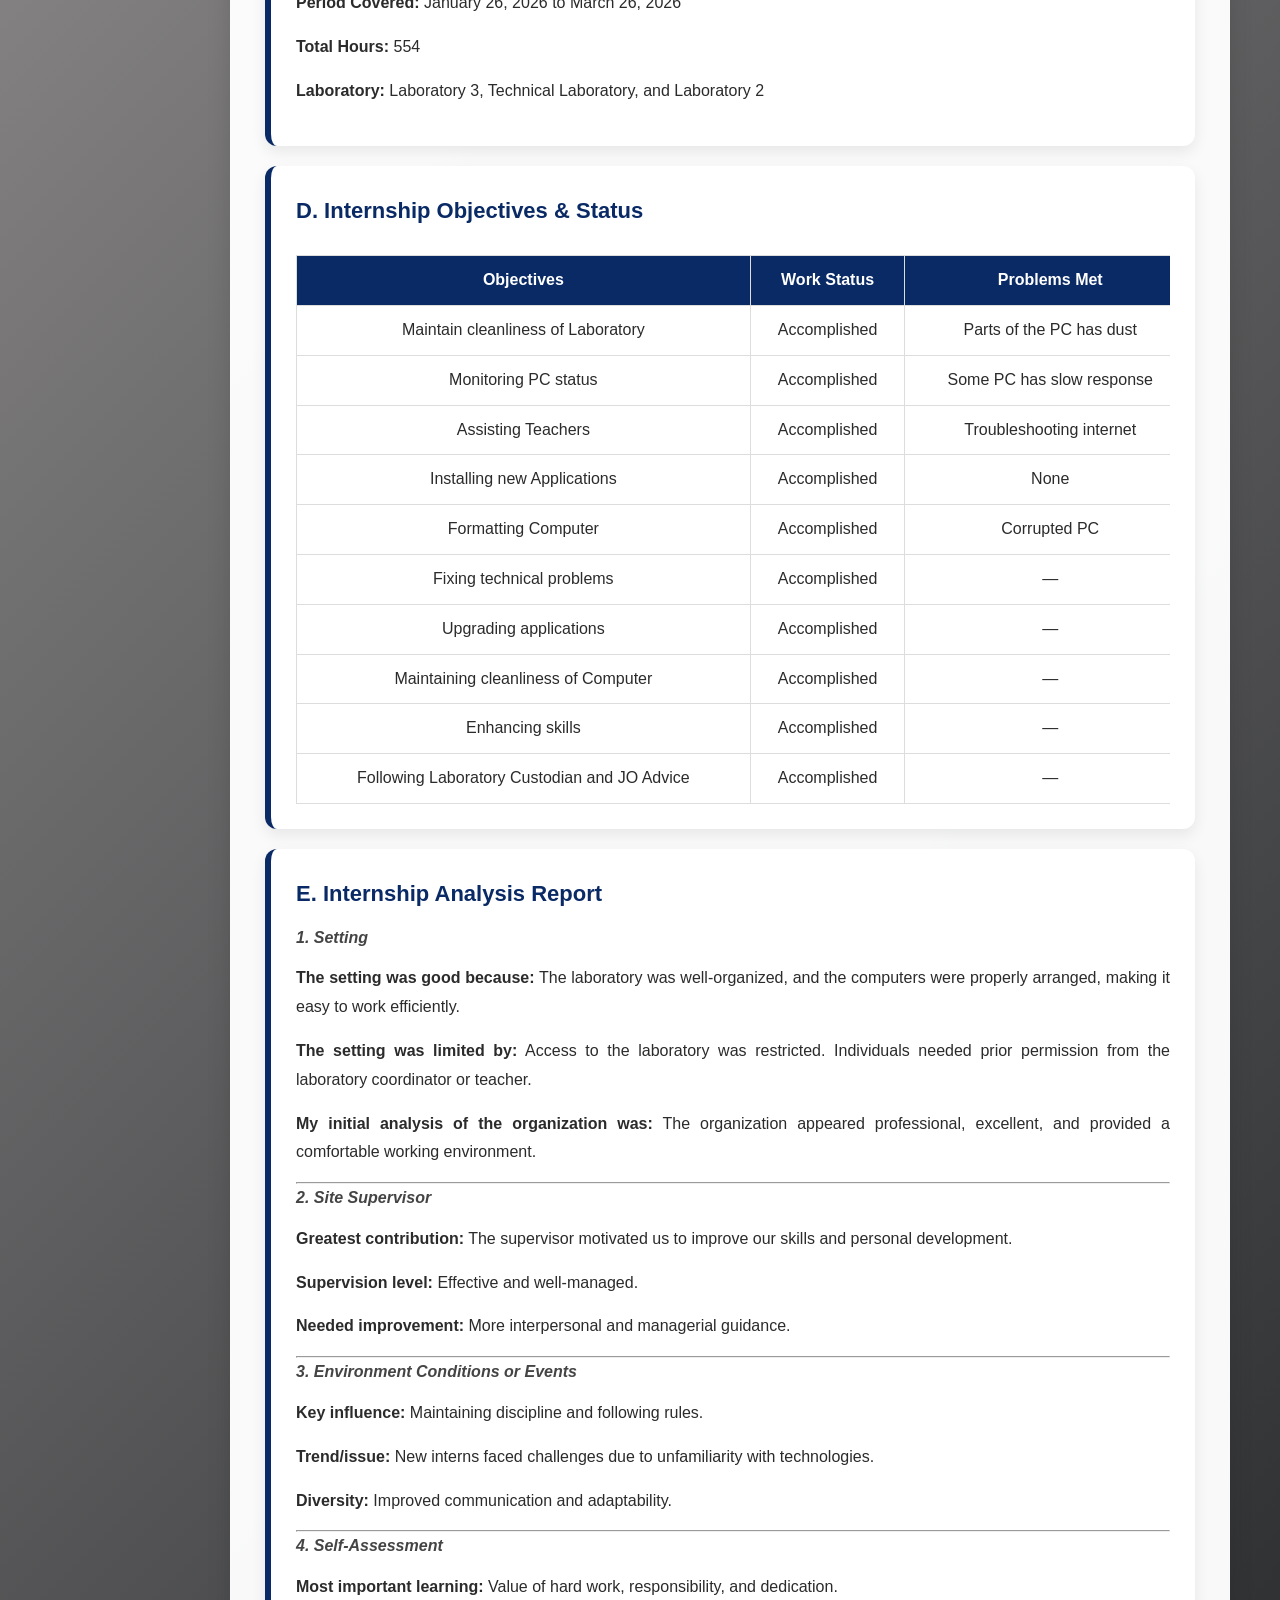
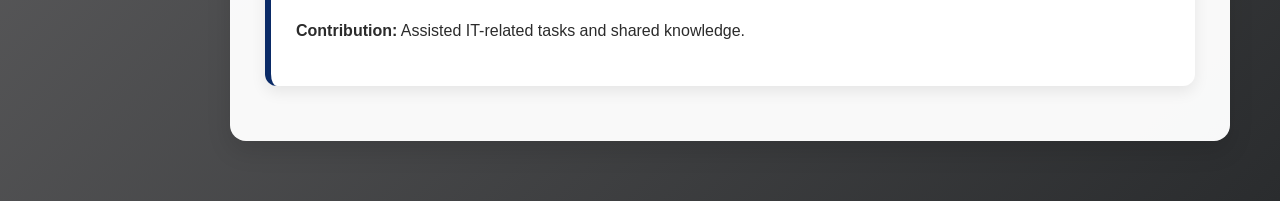
<file: e portfolio/chapter3.html>
<!DOCTYPE html>
<html lang="en">
<head>
<meta charset="UTF-8">
<meta name="viewport" content="width=device-width, initial-scale=1.0">
<title>Chapter 3 - Work Experience</title>
<link rel="stylesheet" href="style.css">
</head>
<body>

<!-- NAVBAR -->
<nav class="navbar">
    <h2>OJT Portfolio</h2>
</nav>

<!-- SIDEBAR -->
<div class="side-nav">
    <h3>Navigation</h3>
    <a href="index.html" class="chapter-btn">⬅ Back to Main</a>
</div>

<!-- MAIN CONTENT -->
<div class="main-content">

<section id="chapter3" class="card">

<h2>Chapter III: Work Experience</h2>

<p>
Documentation of tasks, reports, and training experiences during OJT.
</p>

<!-- A -->
<div class="chapter-box">
  <h3>A. Weekly Accomplishment Report</h3>

  <div class="report-grid">

    <div class="report-card">
      <h4>Maintaining cleanliness in laboratory</h4>
      <p><strong>Problem Met:</strong> None</p>
      <p><strong>Solution:</strong> -</p>
      <p><strong>Remark:</strong> Accomplished</p>
    </div>

    <div class="report-card">
      <h4>Assembly / Disassembly of Computer</h4>
      <p><strong>Problem Met:</strong> None</p>
      <p><strong>Solution:</strong> -</p>
      <p><strong>Remark:</strong> Accomplished</p>
    </div>

    <div class="report-card">
      <h4>Formatting Unit</h4>
      <p><strong>Problem Met:</strong> None</p>
      <p><strong>Solution:</strong> -</p>
      <p><strong>Remark:</strong> Accomplished</p>
    </div>

    <div class="report-card">
      <h4>Installing Applications</h4>
      <p><strong>Problem Met:</strong> None</p>
      <p><strong>Solution:</strong> -</p>
      <p><strong>Remark:</strong> Accomplished</p>
    </div>

    <div class="report-card">
      <h4>Assisting Students in Laboratory</h4>
      <p><strong>Problem Met:</strong> None</p>
      <p><strong>Solution:</strong> -</p>
      <p><strong>Remark:</strong> Accomplished</p>
    </div>

    <div class="report-card">
      <h4>Attendance Monitoring (Laboratory Time)</h4>
      <p><strong>Problem Met:</strong> None</p>
      <p><strong>Solution:</strong> -</p>
      <p><strong>Remark:</strong> Accomplished</p>
    </div>

    <div class="report-card">
      <h4>NC2 Training Assistance</h4>
      <p><strong>Problem Met:</strong> None</p>
      <p><strong>Solution:</strong> -</p>
      <p><strong>Remark:</strong> Accomplished</p>
    </div>

    <div class="report-card">
      <h4>System Troubleshooting</h4>
      <p><strong>Problem Met:</strong> No Display</p>
      <p><strong>Solution:</strong> Changed unit cable</p>
      <p><strong>Remark:</strong> Accomplished</p>
    </div>

    <div class="report-card">
      <h4>Network Cable Inspection</h4>
      <p><strong>Problem Met:</strong> Loose connection</p>
      <p><strong>Solution:</strong> Checking / adjustment</p>
      <p><strong>Remark:</strong> Accomplished</p>
    </div>

    <div class="report-card">
      <h4>Software Installation</h4>
      <p><strong>Problem Met:</strong> License issue</p>
      <p><strong>Solution:</strong> Reactivated license</p>
      <p><strong>Remark:</strong> Accomplished</p>
    </div>

    <div class="report-card">
      <h4>Equipment Setup Assistance</h4>
      <p><strong>Problem Met:</strong> None</p>
      <p><strong>Solution:</strong> -</p>
      <p><strong>Remark:</strong> Accomplished</p>
    </div>

  </div>
</div>

<!-- B -->
<div class="chapter-box">
  <h3>B. Daily Time Record</h3>

  <!-- JANUARY -->
  <div class="month-box">
    <h4>January</h4>
    <div class="image-box">
      <img src="january.jpg" alt="January DTR">
    </div>
  </div>

  <!-- FEBRUARY -->
  <div class="month-box">
    <h4>February</h4>
    <div class="image-box">
      <img src="february.jpg" alt="February DTR">
    </div>
  </div>

  <!-- MARCH -->
  <div class="month-box">
    <h4>March</h4>
    <div class="image-box">
      <img src="march.jpg" alt="March DTR">
    </div>
  </div>

</div>

<!-- C -->
<div class="chapter-box">
  <h3>C. Internship Progress Report</h3>

  <p><strong>Name:</strong> Carl John Reyes</p>
  <p><strong>Course:</strong> Bachelor of Science in Information Technology</p>
  <p><strong>Agency:</strong> OMSC-BSIT Department Laboratory</p>
  <p><strong>Period Covered:</strong> January 26, 2026 to March 26, 2026</p>
  <p><strong>Total Hours:</strong> 554</p>
  <p><strong>Laboratory:</strong> Laboratory 3, Technical Laboratory, and Laboratory 2</p>

</div>

<!-- D -->
<div class="chapter-box">
  <h3>D. Internship Objectives & Status</h3>

  <div class="table-wrapper">
    <table>
      <thead>
        <tr>
          <th>Objectives</th>
          <th>Work Status</th>
          <th>Problems Met</th>
        </tr>
      </thead>

      <tbody>
        <tr>
          <td>Maintain cleanliness of Laboratory</td>
          <td>Accomplished</td>
          <td>Parts of the PC has dust</td>
        </tr>

        <tr>
          <td>Monitoring PC status</td>
          <td>Accomplished</td>
          <td>Some PC has slow response</td>
        </tr>

        <tr>
          <td>Assisting Teachers</td>
          <td>Accomplished</td>
          <td>Troubleshooting internet</td>
        </tr>

        <tr>
          <td>Installing new Applications</td>
          <td>Accomplished</td>
          <td>None</td>
        </tr>

        <tr>
          <td>Formatting Computer</td>
          <td>Accomplished</td>
          <td>Corrupted PC</td>
        </tr>

        <tr>
          <td>Fixing technical problems</td>
          <td>Accomplished</td>
          <td>—</td>
        </tr>

        <tr>
          <td>Upgrading applications</td>
          <td>Accomplished</td>
          <td>—</td>
        </tr>

        <tr>
          <td>Maintaining cleanliness of Computer</td>
          <td>Accomplished</td>
          <td>—</td>
        </tr>

        <tr>
          <td>Enhancing skills</td>
          <td>Accomplished</td>
          <td>—</td>
        </tr>

        <tr>
          <td>Following Laboratory Custodian and JO Advice</td>
          <td>Accomplished</td>
          <td>—</td>
        </tr>
      </tbody>
    </table>
  </div>
</div>

<!-- E -->
<div class="chapter-box">
  <h3>E. Internship Analysis Report</h3>

  <h4>1. Setting</h4>
  <p><strong>The setting was good because:</strong> The laboratory was well-organized, and the computers were properly arranged, making it easy to work efficiently.</p>

  <p><strong>The setting was limited by:</strong> Access to the laboratory was restricted. Individuals needed prior permission from the laboratory coordinator or teacher.</p>

  <p><strong>My initial analysis of the organization was:</strong> The organization appeared professional, excellent, and provided a comfortable working environment.</p>

  <hr>

  <h4>2. Site Supervisor</h4>
  <p><strong>Greatest contribution:</strong> The supervisor motivated us to improve our skills and personal development.</p>
  <p><strong>Supervision level:</strong> Effective and well-managed.</p>
  <p><strong>Needed improvement:</strong> More interpersonal and managerial guidance.</p>

  <hr>

  <h4>3. Environment Conditions or Events</h4>
  <p><strong>Key influence:</strong> Maintaining discipline and following rules.</p>
  <p><strong>Trend/issue:</strong> New interns faced challenges due to unfamiliarity with technologies.</p>
  <p><strong>Diversity:</strong> Improved communication and adaptability.</p>

  <hr>

  <h4>4. Self-Assessment</h4>
  <p><strong>Most important learning:</strong> Value of hard work, responsibility, and dedication.</p>
  <p><strong>Contribution:</strong> Assisted IT-related tasks and shared knowledge.</p>

</div>

</section>
</div>

</body>
</html>
</file>
<file: e portfolio/style.css>
*{
    margin:0;
    padding:0;
    box-sizing:border-box;
}

html{
    scroll-behavior:smooth;
}

body{
    font-family:Arial, sans-serif;
    background:linear-gradient(135deg,#ded8d8,#2a2c2e);
    overflow-x:hidden;
    color:#2b2b2b;
    font-size:16px;
    line-height:1.8;
}

/* GLOBAL TEXT */
p{
    text-align:justify;
    margin-bottom:15px;
}

/* NAVBAR */
.navbar{
    display:flex;
    align-items:center;
    padding:10px 20px;
    background:#4a4a4c;
    color:white;
    position:sticky;
    top:0;
    z-index:3000;
    height:50px;
}

/* SIDEBAR */
.side-nav{
    position:fixed;
    top:50px;
    left:0;
    width:180px;
    height:calc(100vh - 50px);
    background:#3f3f42;
    padding:15px;
    display:flex;
    flex-direction:column;
    gap:8px;
    color:white;
    z-index:2500;
    overflow-y:auto;
}

/* BUTTONS + LINKS */
.side-nav button,
.chapter-btn{
    background:none;
    border:none;
    color:white;
    text-align:left;
    padding:10px;
    cursor:pointer;
    border-radius:6px;
    transition:0.3s;
    text-decoration:none;
    display:block;
    width:100%;
    font-size:14px;
}

.side-nav button:hover,
.chapter-btn:hover{
    background:rgba(255,255,255,0.15);
}

/* PAGE SYSTEM */
.page{
    display:none;
}

.page.active{
    display:block;
}

/* MAIN CONTENT (IMPORTANT FIX) */
.main-content{
    margin-left:180px;
    padding:20px;
    max-width:calc(100% - 180px);
}

/* HEADER */
.header{
    height:calc(100vh - 50px);
    display:flex;
    justify-content:center;
    align-items:center;
    text-align:center;
    position:relative;
    background:url('bg2.png') no-repeat center center/cover;
    color:white;
    overflow:hidden;
}

.header::before{
    content:"";
    position:absolute;
    inset:0;
    background:rgba(0,0,0,0.5);
}

.logo-container{
    position:absolute;
    top:20px;
    left:50%;
    transform:translateX(-50%);
    display:flex;
    gap:30px;
    z-index:3;
}

.logo{
    width:110px;
}

.header-content{
    position:relative;
    z-index:3;
    max-width:800px;
    padding:20px;
}

.header-content h1{
    font-size:36px;
    margin-bottom:15px;
}

/* QUOTE */
.quote{
    margin-top:20px;
    font-size:20px;
    font-style:italic;
    background:rgba(0,0,0,0.45);
    padding:15px 20px;
    border-left:4px solid white;
    border-radius:10px;
    max-width:600px;
    margin-left:auto;
    margin-right:auto;
}

/* CARD */
.card{
    background:rgba(255,255,255,0.96);
    width:100%;
    margin:20px 0;
    padding:30px;
    border-radius:16px;
    box-shadow:0 8px 20px rgba(0,0,0,0.12);
}

.card h2{
    color:#0a2a66;
    margin-bottom:15px;
}

/* PROFILE */
.profile{
    display:flex;
    gap:20px;
    align-items:center;
}

.profile img{
    width:120px;
    height:120px;
    border-radius:50%;
    object-fit:cover;
}

/* TABLE OF CONTENTS */
.toc-title{
    text-align:center;
    margin-bottom:25px;
    font-size:26px;
    color:#0a2a66;
}

.toc-container{
    display:grid;
    grid-template-columns:repeat(auto-fit,minmax(220px,1fr));
    gap:12px;
}

.toc-box{
    background:#f4f6fb;
    padding:15px 18px;
    border-radius:10px;
    border-left:5px solid #6c757d;
    font-size:14px;
    transition:0.3s;
}

.toc-box:hover{
    transform:translateY(-4px);
    background:#e2e8f5;
    box-shadow:0 6px 15px rgba(0,0,0,0.1);
}

.highlight{
    border-left:5px solid #0a2a66;
}

/* CHAPTER DESIGN (FIXED RESPONSIVE) */
#chapter1,
#chapter2,
#chapter3,
#chapter4{
    width:100%;
    max-width:1000px;
    margin:40px auto;
    padding:35px;
    background:rgba(255,255,255,0.97);
    border-radius:16px;
    box-shadow:0 10px 25px rgba(0,0,0,0.12);
    border-top:5px solid #0a2a66;
}

/* CHAPTER TITLE */
#chapter1 h2,
#chapter2 h2,
#chapter3 h2,
#chapter4 h2{
    text-align:center;
    color:#0a2a66;
    font-size:30px;
    margin-bottom:25px;
    border-bottom:2px solid #0a2a66;
    padding-bottom:10px;
}

/* CHAPTER BOX */
.chapter-box{
    background:white;
    border-left:6px solid #0a2a66;
    padding:25px;
    margin-bottom:20px;
    border-radius:12px;
    box-shadow:0 6px 15px rgba(0,0,0,0.08);
    transition:0.3s;
}

.chapter-box:hover{
    transform:translateY(-4px);
    box-shadow:0 10px 20px rgba(0,0,0,0.12);
}

.chapter-box h3{
    color:#0a2a66;
    margin-bottom:10px;
    font-size:22px;
}

.chapter-box h4{
    color:#444;
    margin-bottom:12px;
    font-style:italic;
}

/* TABLE FIX (IMPORTANT FOR DTR) */
.table-wrapper{
    width:100%;
    overflow-x:auto;
}

table{
    width:100%;
    min-width:900px;
    border-collapse:collapse;
    margin-top:15px;
}

th,td{
    border:1px solid #ddd;
    padding:10px;
    text-align:center;
    white-space:nowrap;
}

th{
    background:#0a2a66;
    color:white;
}

/* RESPONSIVE */
@media(max-width:900px){

    .side-nav{
        width:100%;
        height:auto;
        position:relative;
    }

    .main-content{
        margin-left:0;
        max-width:100%;
    }

    .profile{
        flex-direction:column;
        text-align:center;
    }

    table{
        min-width:700px;
    }
    
}
/* ============================= */
/* WEEKLY ACCOMPLISHMENT CARDS */
/* ============================= */

.report-grid{
    display:grid;
    grid-template-columns:repeat(auto-fit, minmax(260px, 1fr));
    gap:15px;
    margin-top:15px;
}

.report-card{
    background:#ffffff;
    border-left:6px solid #0a2a66;
    padding:18px;
    border-radius:12px;
    box-shadow:0 6px 15px rgba(0,0,0,0.08);
    transition:0.3s;
}

.report-card:hover{
    transform:translateY(-4px);
    box-shadow:0 10px 20px rgba(0,0,0,0.12);
}

.report-card h4{
    font-size:16px;
    color:#0a2a66;
    margin-bottom:10px;
}

.report-card p{
    font-size:14px;
    margin:4px 0;
    text-align:left; /* override global justify for cleaner card look */
}

.report-card strong{
    color:#333;
}
/* ============================= */
/* DTR IMAGE SECTION */
/* ============================= */

.month-box{
    margin-bottom:25px;
}

.month-box h4{
    font-size:18px;
    color:#0a2a66;
    margin-bottom:10px;
}

.image-box{
    border:2px dashed #ccc;
    padding:12px;
    text-align:center;
    border-radius:12px;
    background:#fafafa;
    transition:0.3s;
}

.image-box:hover{
    border-color:#0a2a66;
    background:#f0f4ff;
}

.image-box img{
    width:100%;
    max-width:700px;
    height:auto;
    border-radius:10px;
    box-shadow:0 6px 15px rgba(0,0,0,0.1);
    transition:0.3s;
}

.image-box img:hover{
    transform:scale(1.02);
}

/* OPTIONAL CENTER ALIGN */
.chapter-box img{
    display:block;
    margin:auto;
}
/* DTR SCROLL FIX */
.image-box{
    max-height:500px;
    overflow-y:auto;
}

.image-box img{
    width:100%;
    height:auto;
}
/* VIEW DOCUMENT BUTTON */
.view-btn{
    background:#0a2a66;
    color:white;
    border:none;
    padding:12px 20px;
    border-radius:8px;
    cursor:pointer;
    font-size:15px;
    transition:0.3s;
}

.view-btn:hover{
    background:#163d87;
}

/* MODAL */
.modal{
    display:none;
    position:fixed;
    z-index:5000;
    left:0;
    top:0;
    width:100%;
    height:100%;
    background:rgba(0,0,0,0.8);
    justify-content:center;
    align-items:center;
    padding:20px;
}

/* IMAGE */
.modal-content{
    max-width:90%;
    max-height:90%;
    border-radius:10px;
    box-shadow:0 10px 30px rgba(0,0,0,0.4);
}

/* CLOSE BUTTON */
.close-btn{
    position:absolute;
    top:20px;
    right:35px;
    color:white;
    font-size:40px;
    cursor:pointer;
}
.modal-images{
    display:flex;
    flex-direction:column;
    gap:20px;
    align-items:center;
    width:100%;
    overflow-y:auto;
    max-height:90vh;
    padding:20px;
}
</file>
